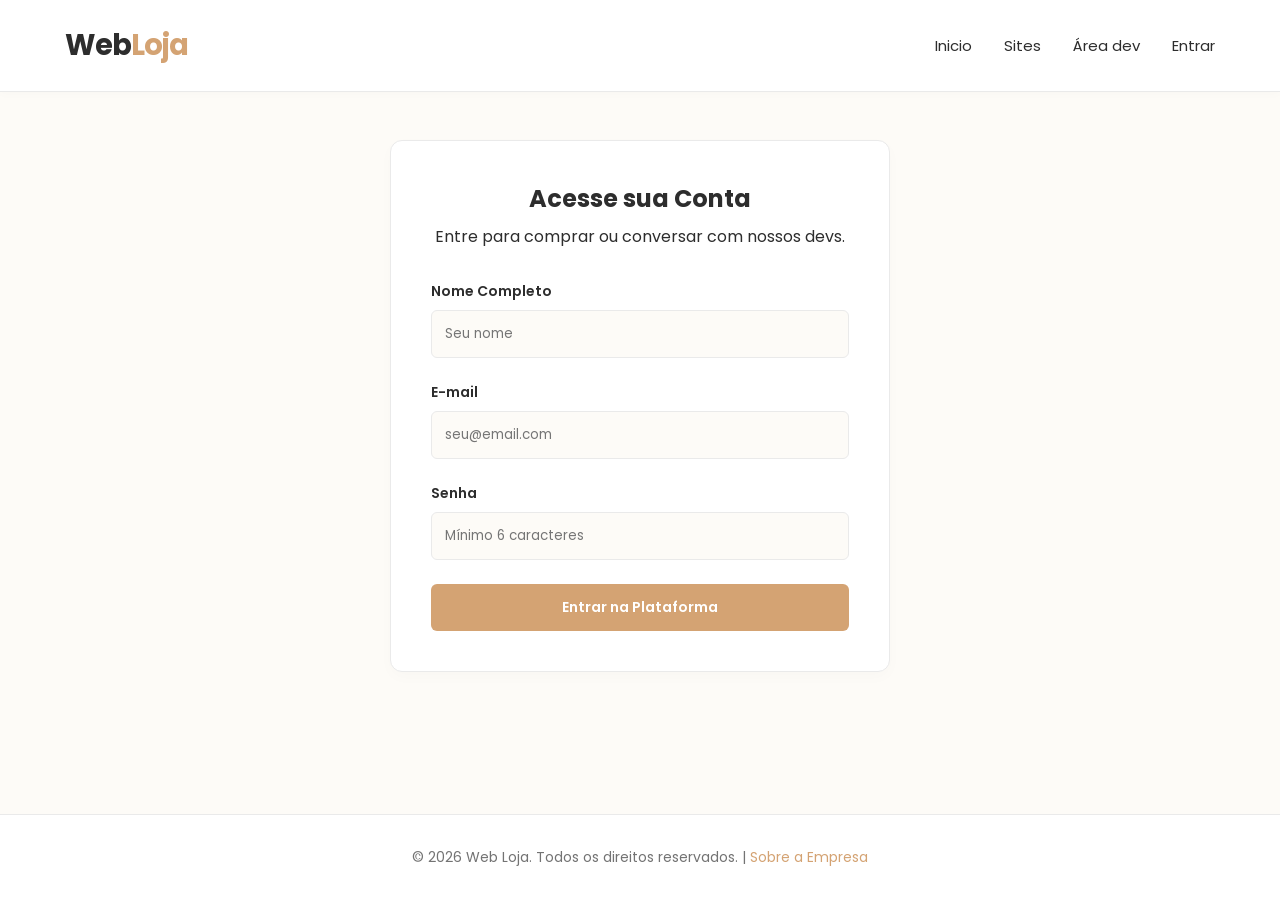
<file: cadastro.html>
<!DOCTYPE html>
<html lang="pt-br">
<head>
    <meta charset="UTF-8">
    <meta name="viewport" content="width=device-width, initial-scale=1.0">
    <title>Entrar - Web Loja</title>
    <link rel="stylesheet" href="style.css">
</head>
<body>
<header>
        <a href="index.html" class="logo">Web<span>Loja</span></a>
        <nav>
            <ul>
                <li><a href="index.html">Inicio</a></li>
                <li><a href="produtos.html">Sites</a></li>
                <li><a href="contato.html">Área dev</a></li>
                <li id="menu-login"><a href="cadastro.html">Entrar</a></li>
            </ul>
        </nav>
    </header>

    <main>
        <div class="form-container">
            <h2 style="text-align: center; margin-bottom: 0.5rem;">Acesse sua Conta</h2>
            <p style="text-align: center; color: var(--text-light); margin-bottom: 2rem;">Entre para comprar ou conversar com nossos devs.</p>
            
            <form id="formCadastro">
                <div class="form-group">
                    <label for="nome">Nome Completo</label>
                    <input type="text" id="nome" required placeholder="Seu nome">
                </div>
                <div class="form-group">
                    <label for="email">E-mail</label>
                    <input type="email" id="email" required placeholder="seu@email.com">
                </div>
                <div class="form-group">
                    <label for="senha">Senha</label>
                    <input type="password" id="senha" required placeholder="Mínimo 6 caracteres">
                </div>

                <div id="mensagem" style="margin-bottom: 1.5rem; font-weight: 600; text-align: center;"></div>

                <button type="submit" class="btn btn-primary" style="width: 100%; padding: 0.8rem;">Entrar na Plataforma</button>
            </form>
        </div>
    </main>

    <footer>
        <p>&copy; 2026 Web Loja. Todos os direitos reservados. | <a href="sobre.html" style="color: var(--accent); text-decoration: none;">Sobre a Empresa</a></p>
    </footer>

    <script src="script.js"></script>
</body>
</html>
</file>
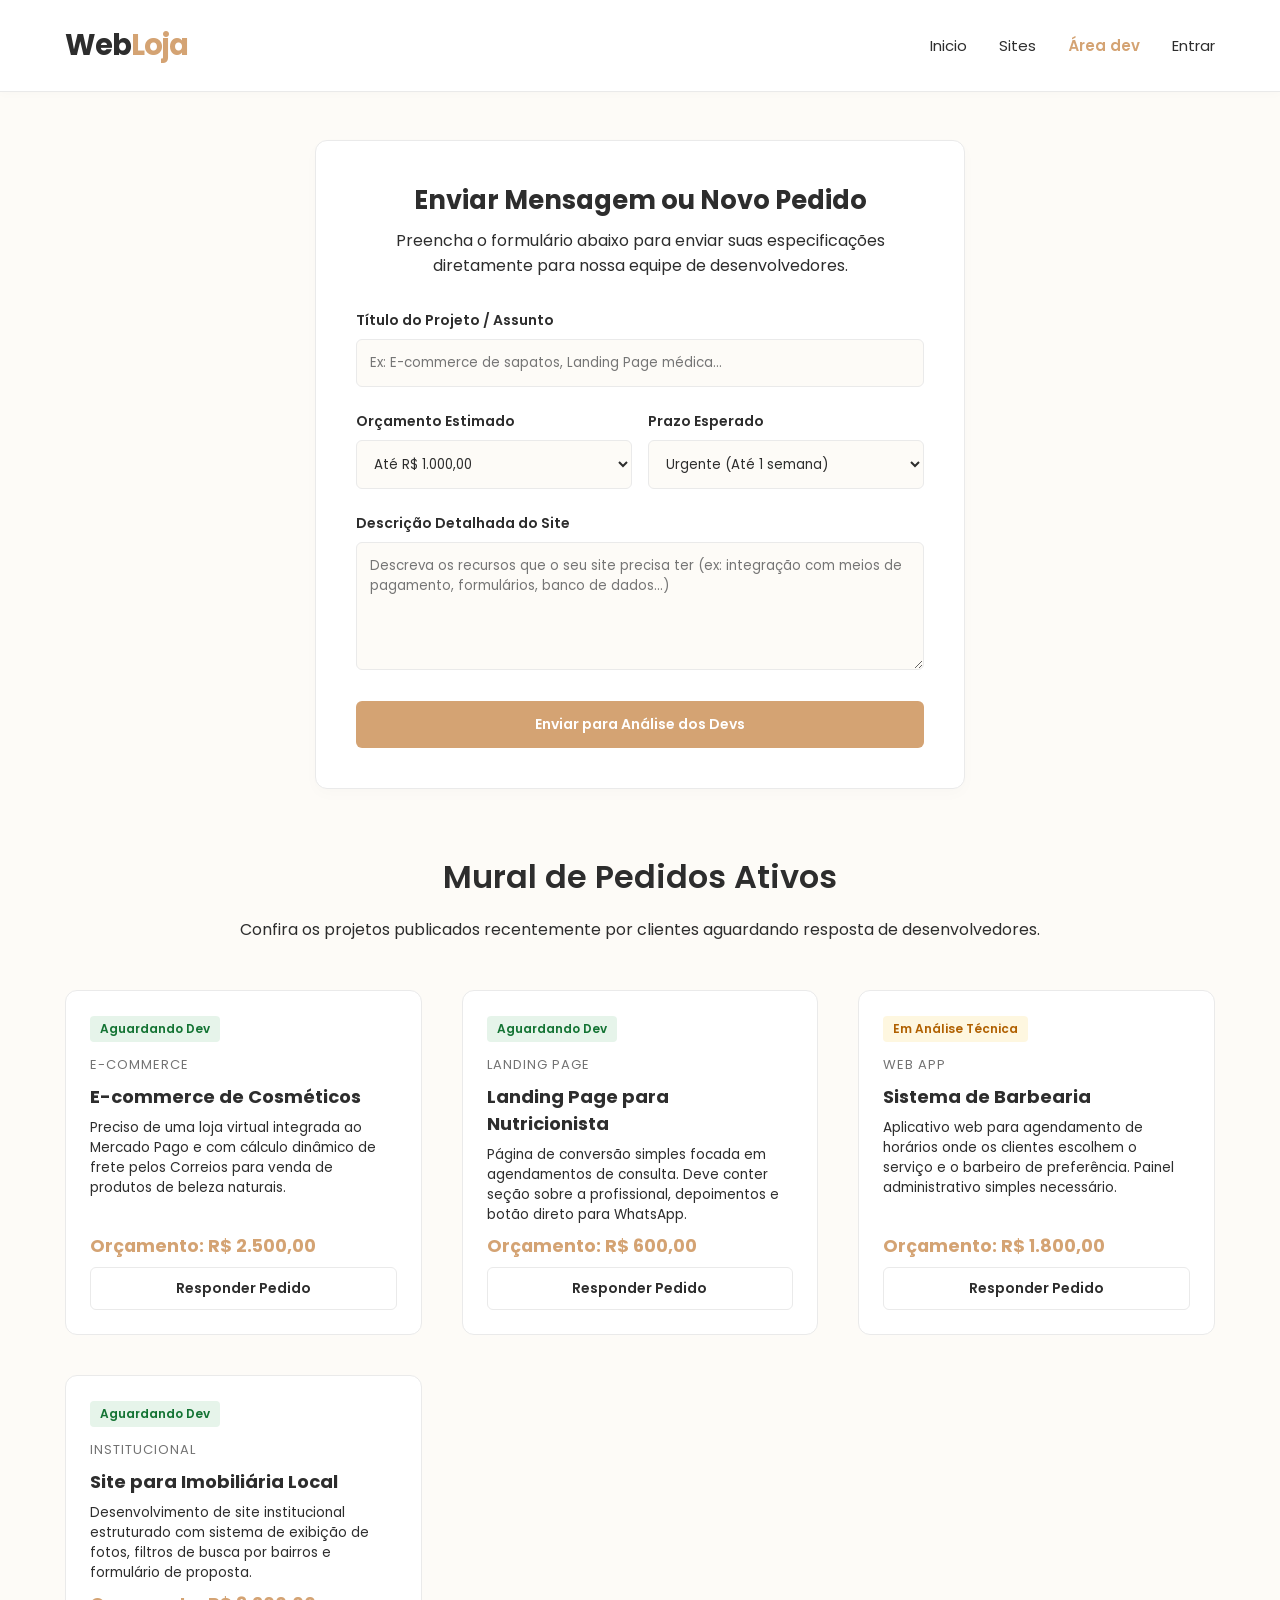
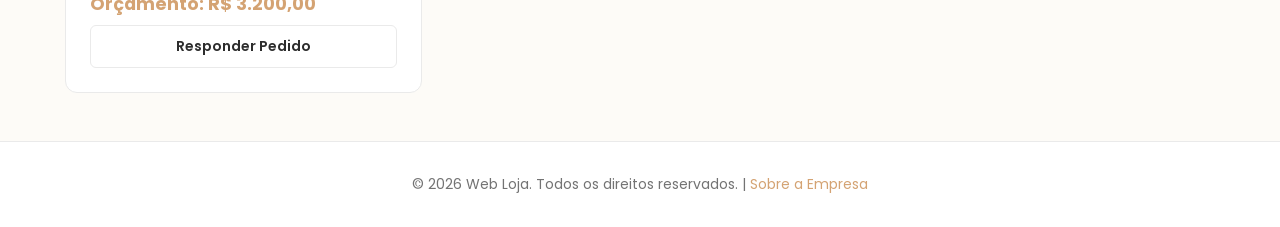
<file: contato.html>
<!DOCTYPE html>
<html lang="pt-br">
<head>
    <meta charset="UTF-8">
    <meta name="viewport" content="width=device-width, initial-scale=1.0">
    <title>Área dev - Web Loja</title>
    <link rel="stylesheet" href="style.css">
</head>
<body>
    <header>
        <a href="index.html" class="logo">Web<span>Loja</span></a>
        <nav>
            <ul>
                <li><a href="index.html">Inicio</a></li>
                <li><a href="produtos.html">Sites</a></li>
                <li><a href="contato.html" style="color: var(--accent); font-weight: 600;">Área dev</a></li>
                <li id="menu-login"><a href="cadastro.html">Entrar</a></li>
            </ul>
        </nav>
    </header>

    <main>
        <section style="margin-bottom: 4rem;">
            <div class="form-container" style="max-width: 650px;">
                <h2 style="text-align: center; margin-bottom: 0.5rem; font-size: 1.6rem;">Enviar Mensagem ou Novo Pedido</h2>
                <p style="text-align: center; color: var(--text-light); margin-bottom: 2rem;">Preencha o formulário abaixo para enviar suas especificações diretamente para nossa equipe de desenvolvedores.</p>
                
                <form onsubmit="event.preventDefault(); alert('Seu pedido foi enviado! Nossa equipe de devs analisará as especificações em breve.'); this.reset();">
                    <div class="form-group">
                        <label>Título do Projeto / Assunto</label>
                        <input type="text" required placeholder="Ex: E-commerce de sapatos, Landing Page médica...">
                    </div>
                    
                    <div style="display: flex; gap: 1rem; flex-wrap: wrap;">
                        <div class="form-group" style="flex: 1; min-width: 200px;">
                            <label>Orçamento Estimado</label>
                            <select required>
                                <option>Até R$ 1.000,00</option>
                                <option>R$ 1.000,00 a R$ 3.000,00</option>
                                <option>R$ 3.000,00 a R$ 6.000,00</option>
                                <option>Acima de R$ 6.000,00</option>
                            </select>
                        </div>
                        <div class="form-group" style="flex: 1; min-width: 200px;">
                            <label>Prazo Esperado</label>
                            <select required>
                                <option>Urgente (Até 1 semana)</option>
                                <option>Médio (2 a 4 semanas)</option>
                                <option>Flexível</option>
                            </select>
                        </div>
                    </div>

                    <div class="form-group">
                        <label>Descrição Detalhada do Site</label>
                        <textarea rows="5" required placeholder="Descreva os recursos que o seu site precisa ter (ex: integração com meios de pagamento, formulários, banco de dados...)"></textarea>
                    </div>

                    <button type="submit" class="btn btn-primary" style="width: 100%; padding: 0.8rem;">Enviar para Análise dos Devs</button>
                </form>
            </div>
        </section>

        <section>
            <h2 class="section-title" style="margin-bottom: 1rem;">Mural de Pedidos Ativos</h2>
            <p style="text-align: center; color: var(--text-light); margin-bottom: 3rem;">Confira os projetos publicados recentemente por clientes aguardando resposta de desenvolvedores.</p>

            <div class="grid-produtos">
                <!-- Exemplo de Pedido 1 -->
                <div class="card" style="text-align: left; display: flex; flex-direction: column; justify-content: space-between;">
                    <div>
                        <span class="badge status-aberto">Aguardando Dev</span>
                        <span class="categoria">E-commerce</span>
                        <h3 style="margin-top: 0.5rem;">E-commerce de Cosméticos</h3>
                        <p style="color: var(--text-light); font-size: 0.85rem; margin-top: 0.5rem; min-height: 80px;">
                            Preciso de uma loja virtual integrada ao Mercado Pago e com cálculo dinâmico de frete pelos Correios para venda de produtos de beleza naturais.
                        </p>
                    </div>
                    <div>
                        <div class="preco" style="font-size: 1.1rem; margin: 0.5rem 0;">Orçamento: R$ 2.500,00</div>
                        <button class="btn" style="width: 100%;" onclick="alert('Iniciando chat com o cliente do pedido...')">Responder Pedido</button>
                    </div>
                </div>




                
                <div class="card" style="text-align: left; display: flex; flex-direction: column; justify-content: space-between;">
                    <div>
                        <span class="badge status-aberto">Aguardando Dev</span>
                        <span class="categoria">Landing Page</span>
                        <h3 style="margin-top: 0.5rem;">Landing Page para Nutricionista</h3>
                        <p style="color: var(--text-light); font-size: 0.85rem; margin-top: 0.5rem; min-height: 80px;">
                            Página de conversão simples focada em agendamentos de consulta. Deve conter seção sobre a profissional, depoimentos e botão direto para WhatsApp.
                        </p>
                    </div>
                    <div>
                        <div class="preco" style="font-size: 1.1rem; margin: 0.5rem 0;">Orçamento: R$ 600,00</div>
                        <button class="btn" style="width: 100%;" onclick="alert('Iniciando chat com o cliente do pedido...')">Responder Pedido</button>
                    </div>
                </div>

                <!-- Exemplo de Pedido 3 -->
                <div class="card" style="text-align: left; display: flex; flex-direction: column; justify-content: space-between;">
                    <div>
                        <span class="badge status-analise">Em Análise Técnica</span>
                        <span class="categoria">Web App</span>
                        <h3 style="margin-top: 0.5rem;">Sistema de Barbearia</h3>
                        <p style="color: var(--text-light); font-size: 0.85rem; margin-top: 0.5rem; min-height: 80px;">
                            Aplicativo web para agendamento de horários onde os clientes escolhem o serviço e o barbeiro de preferência. Painel administrativo simples necessário.
                        </p>
                    </div>
                    <div>
                        <div class="preco" style="font-size: 1.1rem; margin: 0.5rem 0;">Orçamento: R$ 1.800,00</div>
                        <button class="btn" style="width: 100%;" onclick="alert('Iniciando chat com o cliente do pedido...')">Responder Pedido</button>
                    </div>
                </div>
                <div class="card" style="text-align: left; display: flex; flex-direction: column; justify-content: space-between;">
                    <div>
                        <span class="badge status-aberto">Aguardando Dev</span>
                        <span class="categoria">Institucional</span>
                        <h3 style="margin-top: 0.5rem;">Site para Imobiliária Local</h3>
                        <p style="color: var(--text-light); font-size: 0.85rem; margin-top: 0.5rem; min-height: 80px;">
                            Desenvolvimento de site institucional estruturado com sistema de exibição de fotos, filtros de busca por bairros e formulário de proposta.
                        </p>
                    </div>
                    <div>
                        <div class="preco" style="font-size: 1.1rem; margin: 0.5rem 0;">Orçamento: R$ 3.200,00</div>
                        <button class="btn" style="width: 100%;" onclick="alert('Iniciando chat com o cliente do pedido...')">Responder Pedido</button>
                    </div>
                </div>
                
            </div>
        </section>
    </main>
    

    <footer>
        <p>&copy; 2026 Web Loja. Todos os direitos reservados. | <a href="sobre.html" style="color: var(--accent); text-decoration: none;">Sobre a Empresa</a></p>
    </footer>

    <script src="script.js"></script>
</body>
</html>
</file>
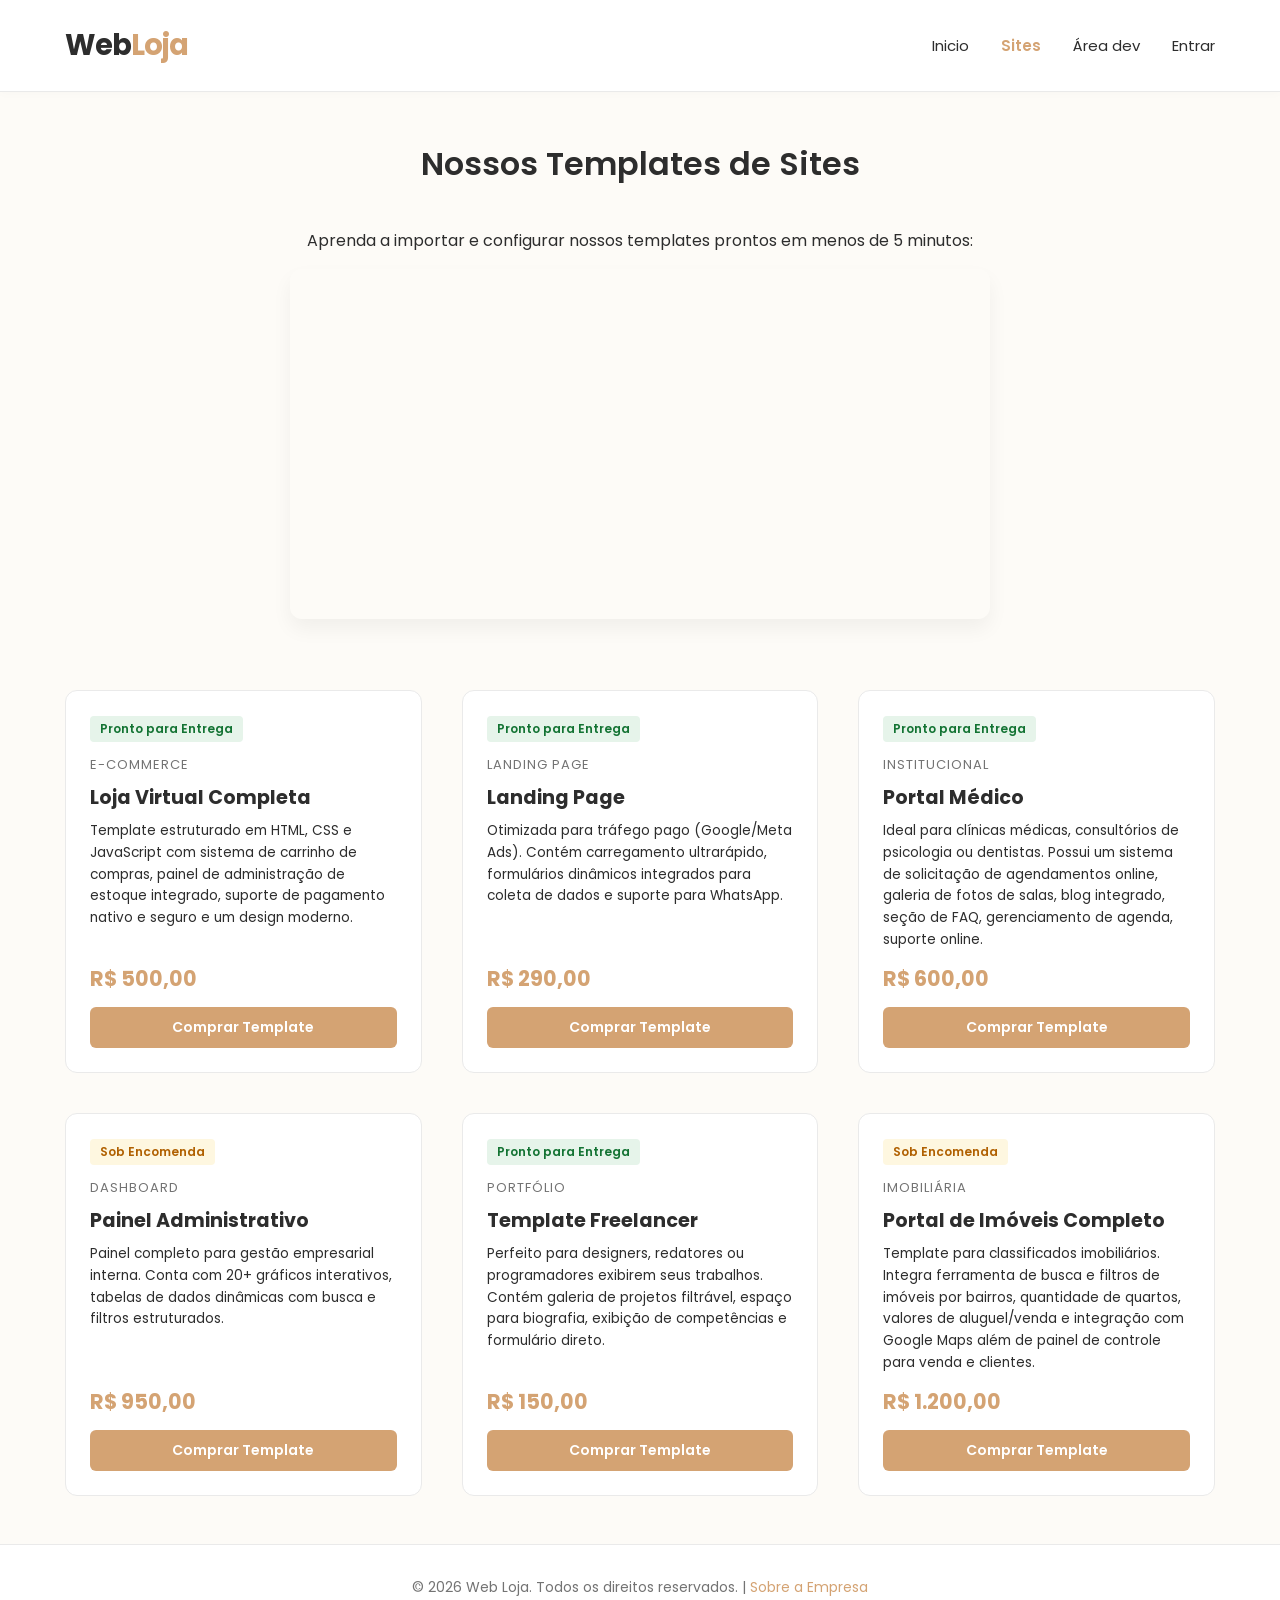
<file: produtos.html>
<!DOCTYPE html>
<html lang="pt-br">
<head>
    <meta charset="UTF-8">
    <meta name="viewport" content="width=device-width, initial-scale=1.0">
    <title>Sites Disponíveis - Web Loja</title>
    <link rel="stylesheet" href="style.css">
</head>
<body>
    <header>
        <a href="index.html" class="logo">Web<span>Loja</span></a>
        <nav>
            <ul>
                <li><a href="index.html">Inicio</a></li>
                <li><a href="produtos.html" style="color: var(--accent); font-weight: 600;">Sites</a></li>
                <li><a href="contato.html">Área dev</a></li>
                <li id="menu-login"><a href="cadastro.html">Entrar</a></li>
            </ul>
        </nav>
    </header>

    <main>
        <h2 class="section-title">Nossos Templates de Sites</h2>

        <div style="text-align: center; margin-bottom: 4rem;">
            <p style="color: var(--text-light); margin-bottom: 1rem;">Aprenda a importar e configurar nossos templates prontos em menos de 5 minutos:</p>
            <iframe width="100%" height="350" style="max-width: 700px; border-radius: 12px; border: none; box-shadow: 0 10px 20px rgba(0,0,0,0.05);" src="https://www.youtube.com/watch?v=ZHMY6nvZAqs" title="Demo Web Loja" allowfullscreen></iframe>
        </div>

        <section class="grid-produtos">
            
            <div class="card" style="text-align: left; display: flex; flex-direction: column; justify-content: space-between;">
                <div>
                    <span class="badge status-aberto">Pronto para Entrega</span>
                    <span class="categoria">E-commerce</span>
                    <h3 style="margin-top: 0.5rem; font-size: 1.2rem;">Loja Virtual Completa</h3>
                    <p style="color: var(--text-light); font-size: 0.85rem; margin-top: 0.5rem; min-height: 90px; line-height: 1.6;">
                        Template estruturado em HTML, CSS e JavaScript com sistema de carrinho de compras, painel de administração de estoque integrado, suporte de pagamento nativo e seguro e um design moderno.
                    </p>
                </div>
                <div>
                    <div class="preco" style="font-size: 1.3rem; margin: 0.8rem 0;">R$ 500,00</div>
                    <button class="btn btn-primary" style="width: 100%;" onclick="alert('Template adicionado ao carrinho!')">Comprar Template</button>
                </div>
            </div>

            <div class="card" style="text-align: left; display: flex; flex-direction: column; justify-content: space-between;">
                <div>
                    <span class="badge status-aberto">Pronto para Entrega</span>
                    <span class="categoria">Landing Page</span>
                    <h3 style="margin-top: 0.5rem; font-size: 1.2rem;">Landing Page</h3>
                    <p style="color: var(--text-light); font-size: 0.85rem; margin-top: 0.5rem; min-height: 90px; line-height: 1.6;">
                        Otimizada para tráfego pago (Google/Meta Ads). Contém carregamento ultrarápido, formulários dinâmicos integrados para coleta de dados e suporte para WhatsApp.
                    </p>
                </div>
                <div>
                    <div class="preco" style="font-size: 1.3rem; margin: 0.8rem 0;">R$ 290,00</div>
                    <button class="btn btn-primary" style="width: 100%;" onclick="alert('Template adicionado ao carrinho!')">Comprar Template</button>
                </div>
            </div>

            <div class="card" style="text-align: left; display: flex; flex-direction: column; justify-content: space-between;">
                <div>
                    <span class="badge status-aberto">Pronto para Entrega</span>
                    <span class="categoria">Institucional</span>
                    <h3 style="margin-top: 0.5rem; font-size: 1.2rem;">Portal Médico</h3>
                    <p style="color: var(--text-light); font-size: 0.85rem; margin-top: 0.5rem; min-height: 90px; line-height: 1.6;">
                        Ideal para clínicas médicas, consultórios de psicologia ou dentistas. Possui um sistema de solicitação de agendamentos online, galeria de fotos de salas, blog integrado, seção de FAQ, gerenciamento de agenda, suporte online.
                    </p>
                </div>
                <div>
                    <div class="preco" style="font-size: 1.3rem; margin: 0.8rem 0;">R$ 600,00</div>
                    <button class="btn btn-primary" style="width: 100%;" onclick="alert('Template adicionado ao carrinho!')">Comprar Template</button>
                </div>
            </div>

            <div class="card" style="text-align: left; display: flex; flex-direction: column; justify-content: space-between;">
                <div>
                    <span class="badge status-analise">Sob Encomenda</span>
                    <span class="categoria">Dashboard</span>
                    <h3 style="margin-top: 0.5rem; font-size: 1.2rem;">Painel Administrativo</h3>
                    <p style="color: var(--text-light); font-size: 0.85rem; margin-top: 0.5rem; min-height: 90px; line-height: 1.6;">
                        Painel completo para gestão empresarial interna. Conta com 20+ gráficos interativos, tabelas de dados dinâmicas com busca e filtros estruturados.
                    </p>
                </div>
                <div>
                    <div class="preco" style="font-size: 1.3rem; margin: 0.8rem 0;">R$ 950,00</div>
                    <button class="btn btn-primary" style="width: 100%;" onclick="alert('Template adicionado ao carrinho!')">Comprar Template</button>
                </div>
            </div>


            
            <div class="card" style="text-align: left; display: flex; flex-direction: column; justify-content: space-between;">
                <div>
                    <span class="badge status-aberto">Pronto para Entrega</span>
                    <span class="categoria">Portfólio</span>
                    <h3 style="margin-top: 0.5rem; font-size: 1.2rem;">Template Freelancer</h3>
                    <p style="color: var(--text-light); font-size: 0.85rem; margin-top: 0.5rem; min-height: 90px; line-height: 1.6;">
                        Perfeito para designers, redatores ou programadores exibirem seus trabalhos. Contém galeria de projetos filtrável, espaço para biografia, exibição de competências e formulário direto.
                    </p>
                </div>
                <div>
                    <div class="preco" style="font-size: 1.3rem; margin: 0.8rem 0;">R$ 150,00</div>
                    <button class="btn btn-primary" style="width: 100%;" onclick="alert('Template adicionado ao carrinho!')">Comprar Template</button>
                </div>
            </div>


            
            <div class="card" style="text-align: left; display: flex; flex-direction: column; justify-content: space-between;">
                <div>
                    <span class="badge status-analise">Sob Encomenda</span>
                    <span class="categoria">Imobiliária</span>
                    <h3 style="margin-top: 0.5rem; font-size: 1.2rem;">Portal de Imóveis Completo</h3>
                    <p style="color: var(--text-light); font-size: 0.85rem; margin-top: 0.5rem; min-height: 90px; line-height: 1.6;">
                        Template  para classificados imobiliários. Integra ferramenta de busca e filtros de imóveis por bairros, quantidade de quartos, valores de aluguel/venda e integração com Google Maps além de painel de controle para venda e clientes.
                    </p>
                </div>
                <div>
                    
                    <div class="preco" style="font-size: 1.3rem; margin: 0.8rem 0;">R$ 1.200,00</div>
                    <button class="btn btn-primary" style="width: 100%;" onclick="alert('Template adicionado ao carrinho!')">Comprar Template</button>
                </div>
            </div>

        </section>
    </main>

    <footer>
        <p>&copy; 2026 Web Loja. Todos os direitos reservados. | <a href="sobre.html" style="color: var(--accent); text-decoration: none;">Sobre a Empresa</a></p>
    </footer>

    <script src="script.js"></script>
</body>
</html>
</file>
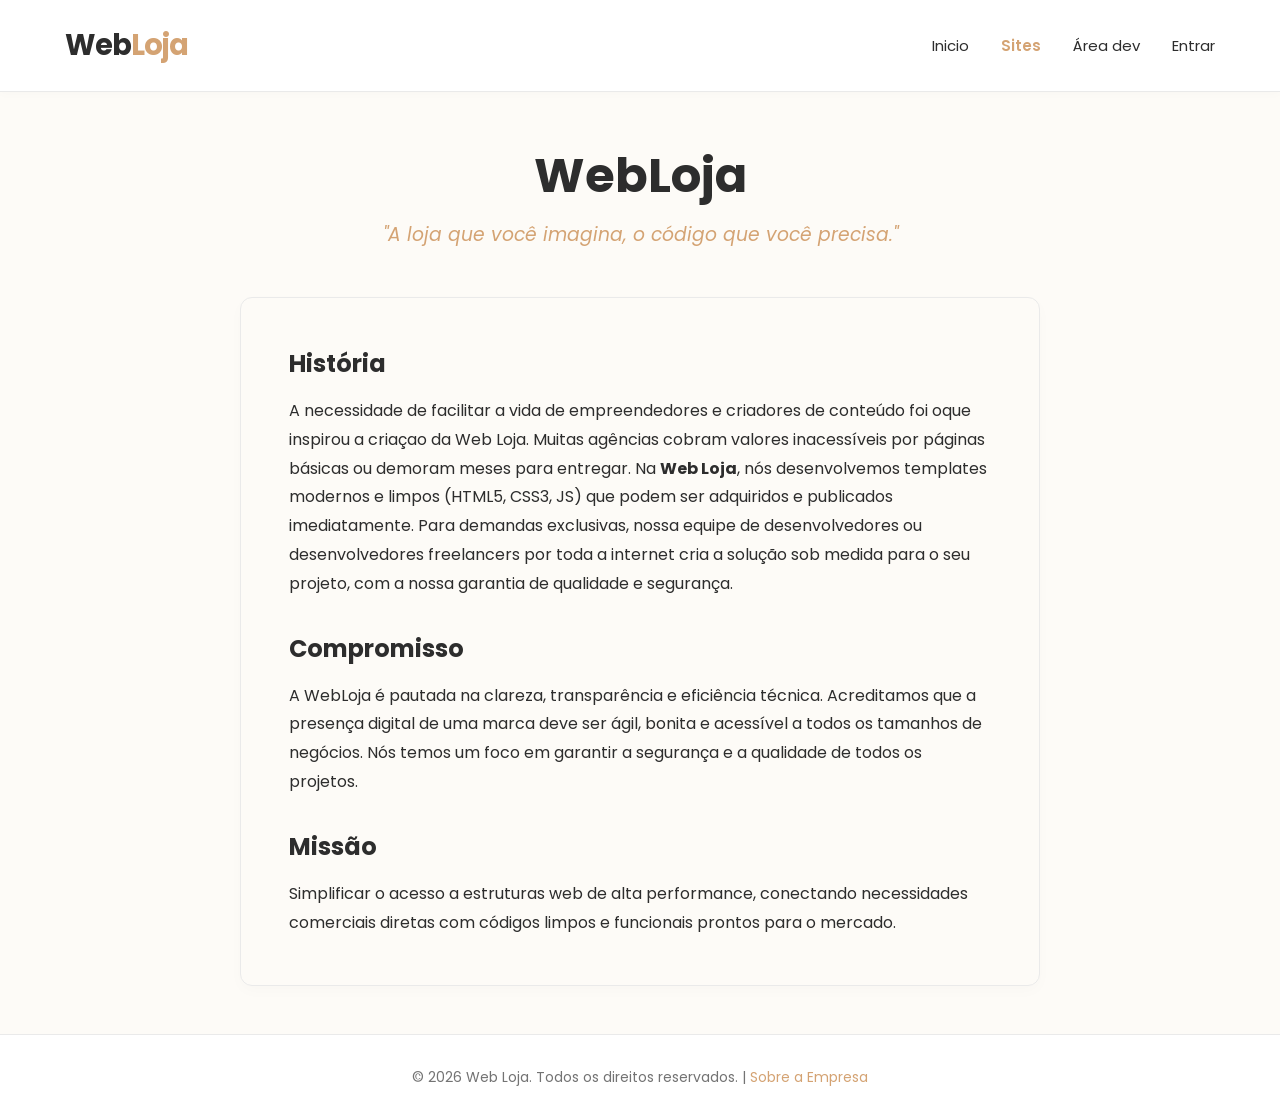
<file: sobre.html>
<!DOCTYPE html>
<html lang="pt-br">
<head>
    <meta charset="UTF-8">
    <meta name="viewport" content="width=device-width, initial-scale=1.0">
    <title>Sobre Nós - Web Loja</title>
    <link rel="stylesheet" href="style.css">
</head>
<body>
    <header>
        <a href="index.html" class="logo">Web<span>Loja</span></a>
        <nav>
            <ul>
                <li><a href="index.html">Inicio</a></li>
                <li><a href="produtos.html" style="color: var(--accent); font-weight: 600;">Sites</a></li>
                <li><a href="contato.html">Área dev</a></li>
                <li id="menu-login"><a href="cadastro.html">Entrar</a></li>
            </ul>
        </nav>
    </header>

    <main>
        <div style="max-width: 800px; margin: 0 auto; text-align: center;">
            <h1 style="font-size: 3rem; margin-bottom: 0.5rem;">Web<span>Loja</span></h1>
            <h3 style="color: var(--accent); font-style: italic; margin-bottom: 3rem; font-weight: 400;">
                "A loja que você imagina, o código que você precisa."
            </h3>
            
            <div style="background: var(--bg-white); padding: 3rem; border-radius: 12px; border: 1px solid var(--border-color); text-align: left; box-shadow: 0 5px 15px rgba(0,0,0,0.02);">
                <h2 style="margin-bottom: 1rem; font-size: 1.5rem; color: var(--text-dark);">História</h2>
                <p style="margin-bottom: 2rem; color: var(--text-light); line-height: 1.8;">
                    A necessidade de facilitar a vida de empreendedores e criadores de conteúdo foi oque inspirou a criaçao da Web Loja. Muitas agências cobram valores inacessíveis por páginas básicas ou demoram meses para entregar. Na <strong>Web Loja</strong>, nós desenvolvemos templates modernos e limpos (HTML5, CSS3, JS) que podem ser adquiridos e publicados imediatamente. Para demandas exclusivas, nossa equipe de desenvolvedores ou desenvolvedores freelancers por toda a internet cria a solução sob medida para o seu projeto, com a nossa garantia de qualidade e segurança.
                </p>
                
                <h2 style="margin-bottom: 1rem; font-size: 1.5rem; color: var(--text-dark);">Compromisso</h2>
                <p style="color: var(--text-light); line-height: 1.8; margin-bottom: 2rem;">
                    A WebLoja é pautada na clareza, transparência e eficiência técnica. Acreditamos que a presença digital de uma marca deve ser ágil, bonita e acessível a todos os tamanhos de negócios. Nós temos um foco em garantir a segurança e a qualidade de todos os projetos.
                </p>

                <h2 style="margin-bottom: 1rem; font-size: 1.5rem; color: var(--text-dark);">Missão</h2>
                <p style="color: var(--text-light); line-height: 1.8;">
                    Simplificar o acesso a estruturas web de alta performance, conectando necessidades comerciais diretas com códigos limpos e funcionais prontos para o mercado.
                </p>
            </div>
        </div>
    </main>

    <footer>
        <p>&copy; 2026 Web Loja. Todos os direitos reservados. | <a href="sobre.html" style="color: var(--accent); text-decoration: none;">Sobre a Empresa</a></p>
    </footer>

    <script src="script.js"></script>
</body>
</html>
</file>
<file: style.css>
@import url('https://fonts.googleapis.com/css2?family=Poppins:wght@300;400;600;700&display=swap');

:root {
    --bg-pagina: #fdfbf7;
    --bg-branco: #ffffff;
    --text-escuro: #2d2d2d;
    --text-claro: #737373;
    --accent: #d4a373;
    --accent-hover: #b58555;
    --border-color: #eaeaea;
    --conseguiu: #2e7d32;
    --erro: #d32f2f;
}

* {
    margin: 0;
    padding: 0;
    box-sizing: border-box;
    font-family: 'Poppins', sans-serif;
}

body {
    background-color: var(--bg-pagina);
    color: var(--text-escuro);
    display: flex;
    flex-direction: column;
    min-height: 100vh;
}

header {
    background-color: var(--bg-branco);
    padding: 24px 65px;
    display: flex;
    justify-content: space-between;
    align-items: center;
    border-bottom: 1px solid var(--border-color);
    box-shadow: 0 2px 10px rgba(0,0,0,0.02);
}

.logo {
    font-size: 29px;
    font-weight: 700;
    color: var(--text-escuro);
    text-decoration: none;
    letter-spacing: -1px;
}

.logo span { color: var(--accent); }

nav ul {
    list-style: none;
    display: flex;
    gap: 32px;
}

nav ul li a {
    color: var(--text-escuro);
    text-decoration: none;
    font-size: 15px;
    font-weight: 400;
    transition: color 0.3s;
}

nav ul li a:hover, nav ul li a.active {
    color: var(--accent);
    font-weight: 600;
}

main {
    flex: 1;
    padding: 48px 65px;
    max-width: 1300px;
    margin: 0 auto;
    width: 100%;
}

.section-title {
    text-align: center;
    font-size: 32px;
    margin-bottom: 40px;
    color: var(--text-escuro);
    font-weight: 600;
}

.grid-produtos {
    display: grid;
    grid-template-columns: repeat(auto-fill, minmax(280px, 1fr));
    gap: 40px;
}

.card {
    background-color: var(--bg-branco);
    border: 1px solid var(--border-color);
    border-radius: 12px;
    padding: 24px;
    transition: 
        transform 1.2s ease-out,
        box-shadow 1.6s ease-out,
        filter 1s ease-out,
        border-color 0.3s ease; 
}

.card:hover, .card:focus-visible {
    box-shadow: 0 10px 50px rgba(0, 0, 0, 0.15); 
    filter: brightness(1.1);
    border-color: var(--accent);
}

@media (prefers-reduced-motion: no-preference) {
    .card:hover, .card:focus-visible {
        transform: scale(1.03) rotate(1deg) translateY(-3px);
    }
}
.card img {
    width: 100%;
    height: 180px;
    object-fit: cover;
    border-radius: 8px;
    margin-bottom: 24px;
}

.card h3 {
    font-size: 18px;
    color: var(--text-escuro);
    margin-bottom: 8px;
}

.card .categoria {
    font-size: 13px;
    color: var(--text-claro);
    text-transform: uppercase;
    letter-spacing: 1px;
    margin-bottom: 8px;
    display: block;
}

.preco {
    font-size: 21px;
    color: var(--accent);
    font-weight: 700;
    margin: 16px 0;
}

.btn {
    display: inline-block;
    background-color: var(--bg-branco);
    color: var(--text-escuro);
    padding: 10px 24px;
    text-decoration: none;
    border-radius: 6px;
    border: 1px solid var(--border-color);
    cursor: pointer;
    transition: all 0.3s;
    font-weight: 600;
    font-size: 14px;
}

.btn:hover {
    background-color: var(--text-escuro);
    color: var(--bg-branco);
    border-color: var(--text-escuro);
}

.btn-primary {
    background-color: var(--accent);
    color: white;
    border: none;
}

.btn-primary:hover { background-color: var(--accent-hover); }

.form-container {
    background-color: var(--bg-branco);
    padding: 40px;
    border-radius: 12px;
    border: 1px solid var(--border-color);
    max-width: 500px;
    margin: 0 auto;
    box-shadow: 0 5px 15px rgba(0,0,0,0.02);
}

.form-group {
    margin-bottom: 24px;
    text-align: left;
}

.form-group label {
    display: block;
    margin-bottom: 8px;
    color: var(--text-escuro);
    font-weight: 600;
    font-size: 14px;
}
.form-group input, .form-group textarea, .form-group select {
    width: 100%;
    padding: 13px;
    background-color: var(--bg-pagina);
    border: 1px solid var(--border-color);
    color: var(--text-escuro);
    border-radius: 6px;
    outline: none;
    font-family: 'Poppins', sans-serif;
}

.form-group input:focus, .form-group textarea:focus, .form-group select:focus {
    border-color: var(--accent);
    background-color: var(--bg-branco);
}
footer {
    background-color: var(--bg-branco);
    text-align: center;
    padding: 32px;
    border-top: 1px solid var(--border-color);
    margin-top: auto;
    color: var(--text-claro);
    font-size: 14px;
}

@media (max-width: 768px) {
    header { flex-direction: column; gap: 16px; }
    nav ul { flex-wrap: wrap; justify-content: center; gap: 16px; }
}

.badge {
    display: inline-block;
    padding: 4px 10px;
    border-radius: 4px;
    font-size: 12px;
    font-weight: 600;
    margin-bottom: 13px;
}
.status-aberto {
    background-color: #e6f4ea;
    color: #137333;
}
.status-analise {
    background-color: #fef7e0;
    color: #b06000;
}
</file>
